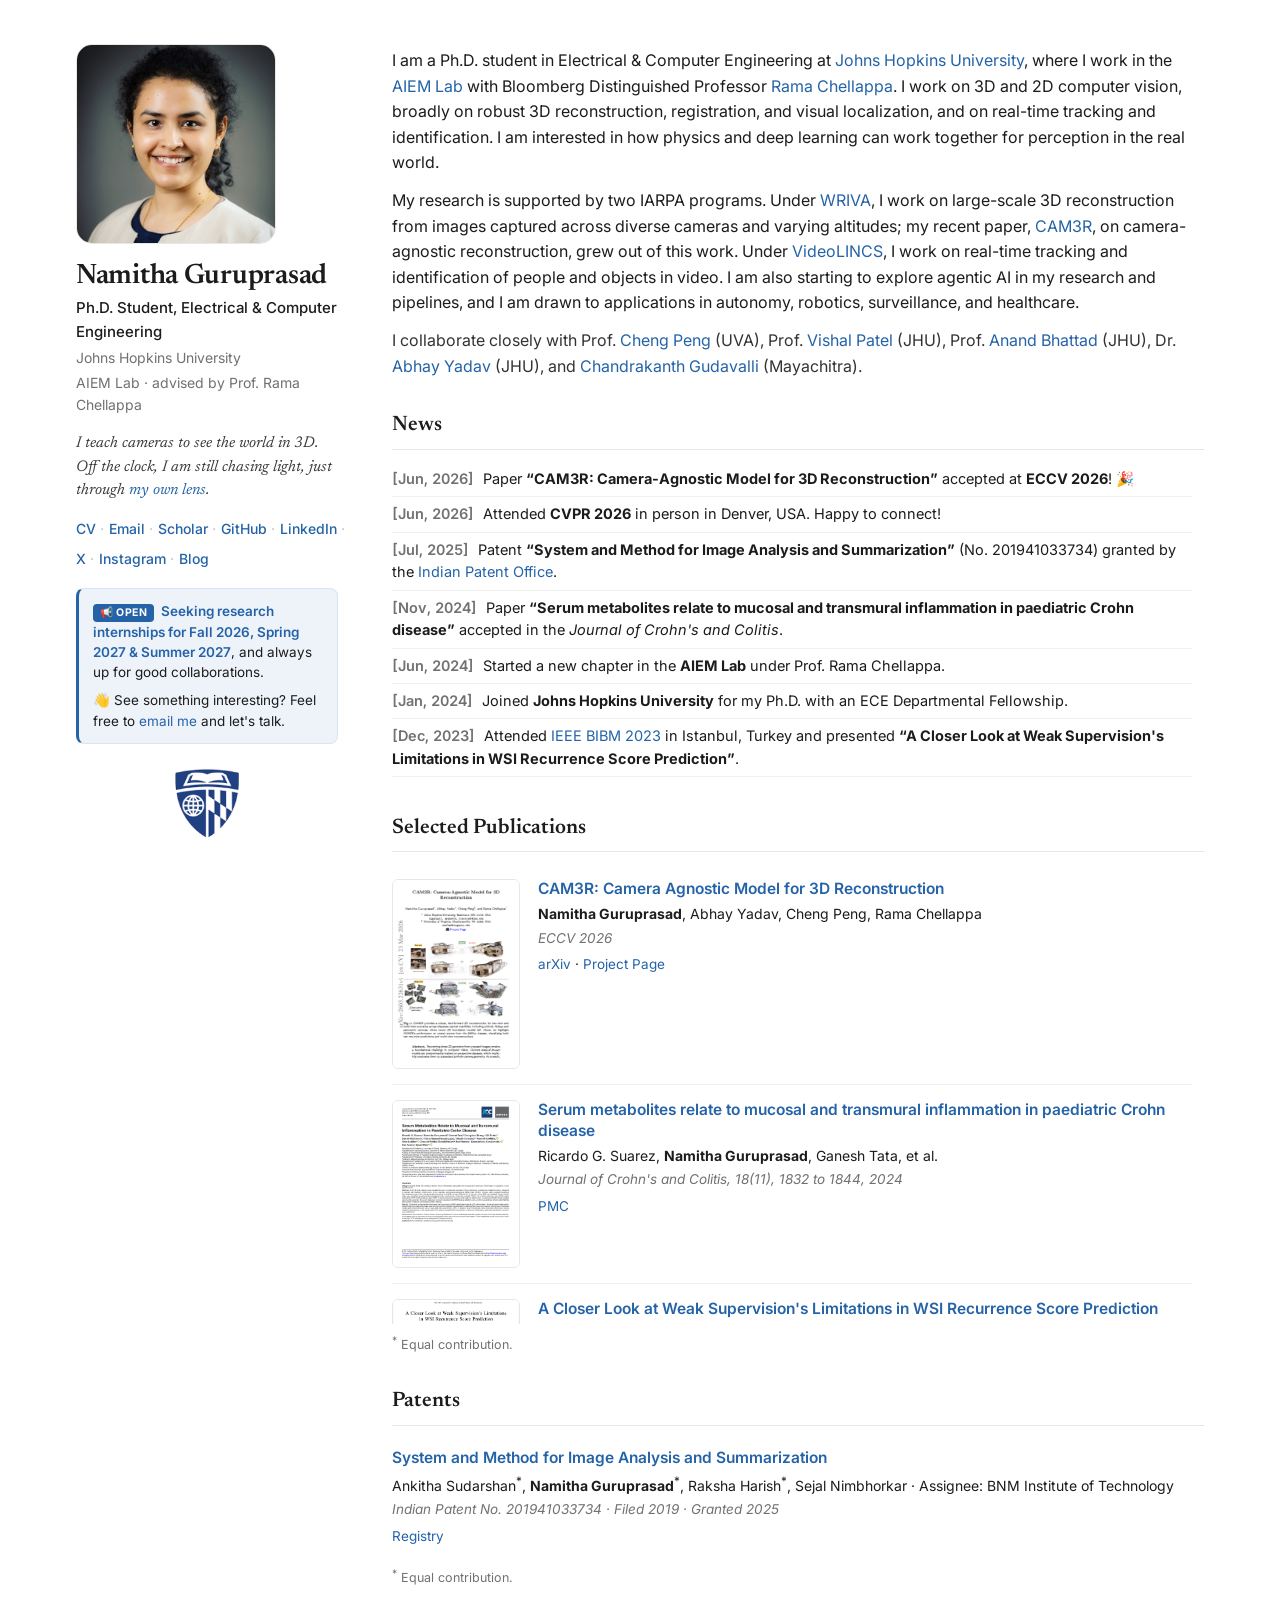
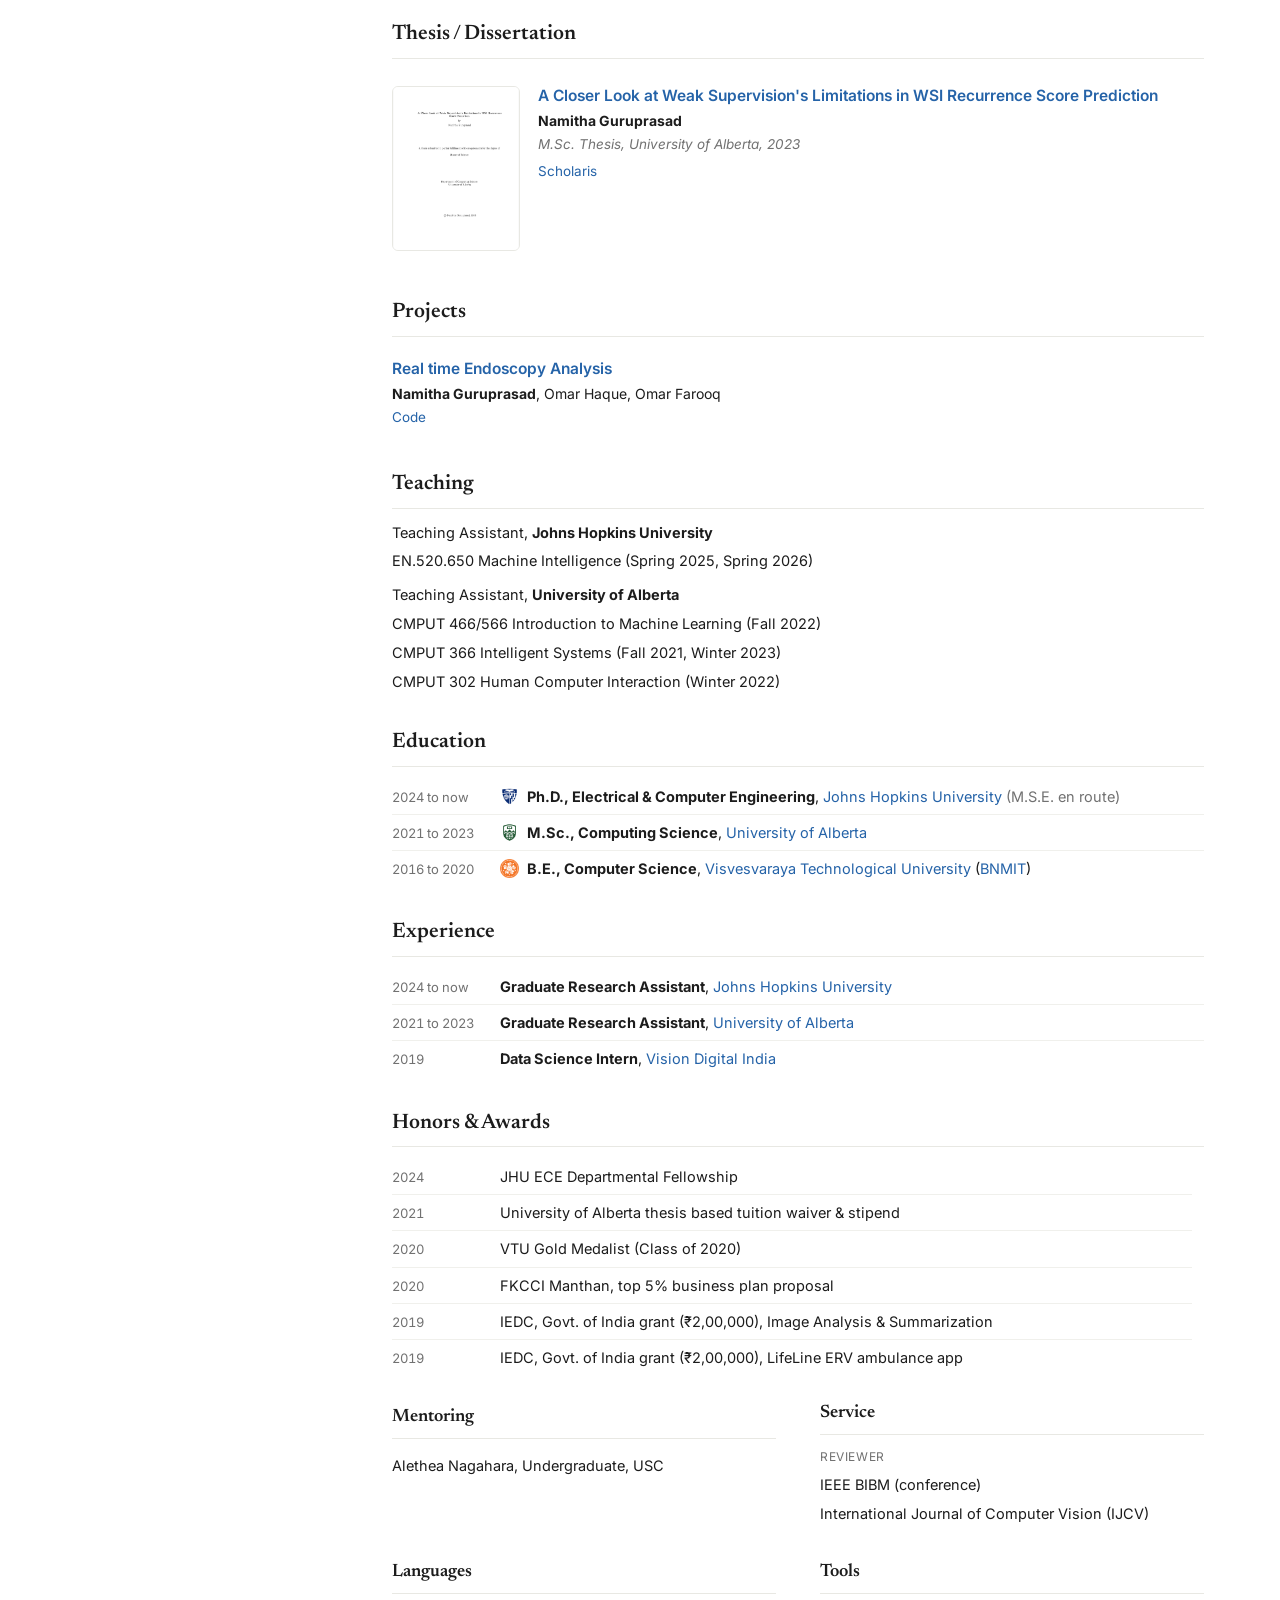
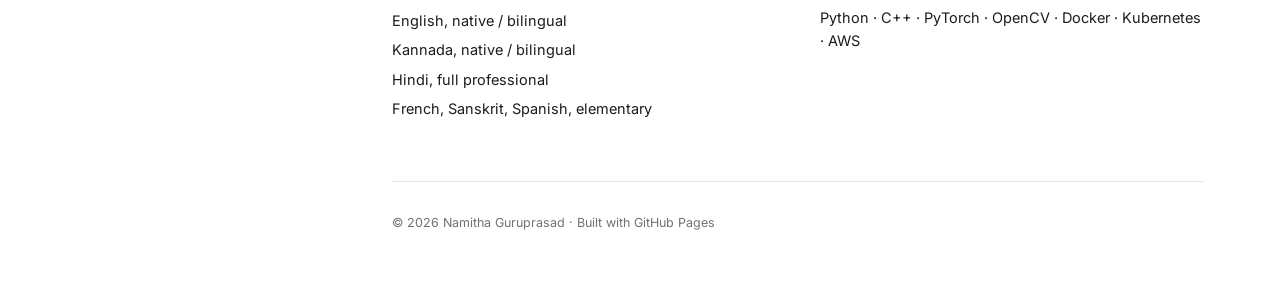
<file: index.html>
<!DOCTYPE html>
<html lang="en">
<head>
  <meta charset="UTF-8" />
  <meta name="viewport" content="width=device-width, initial-scale=1.0" />
  <title>Namitha Guruprasad</title>
  <link rel="canonical" href="https://nam1410.github.io/" />
  <meta name="description" content="Namitha Guruprasad is a Ph.D. student in ECE at Johns Hopkins University working on 3D/2D computer vision: camera agnostic feed forward reconstruction, tracking, and perception in the wild." />
  <meta name="keywords" content="Namitha Guruprasad, computer vision, 3D reconstruction, camera agnostic, feed forward reconstruction, multi view, tracking, Johns Hopkins University, Rama Chellappa, AIEM Lab, PhD" />
  <meta property="og:title" content="Namitha Guruprasad" />
  <meta property="og:description" content="Ph.D. student in ECE at Johns Hopkins University. 3D/2D computer vision, physics plus deep learning for perception in the wild." />
  <meta property="og:type" content="website" />
  <meta property="og:image" content="https://nam1410.github.io/headshot.jpg" />
  <link rel="preconnect" href="https://fonts.googleapis.com" />
  <link rel="preconnect" href="https://fonts.gstatic.com" crossorigin />
  <link href="https://fonts.googleapis.com/css2?family=Inter:wght@400;500;600;700&family=Newsreader:ital,opsz,wght@0,6..72,400..600;1,6..72,400..500&display=swap" rel="stylesheet" />
  <link rel="stylesheet" href="style.css?v=7" />
  <script type="application/ld+json">
  {
    "@context": "https://schema.org",
    "@type": "Person",
    "name": "Namitha Guruprasad",
    "jobTitle": "Ph.D. Student, Electrical and Computer Engineering",
    "affiliation": { "@type": "CollegeOrUniversity", "name": "Johns Hopkins University" },
    "alumniOf": [
      { "@type": "CollegeOrUniversity", "name": "University of Alberta" },
      { "@type": "CollegeOrUniversity", "name": "Visvesvaraya Technological University" }
    ],
    "url": "https://nam1410.github.io",
    "image": "https://nam1410.github.io/headshot.jpg",
    "knowsAbout": ["Computer Vision", "3D Reconstruction", "Multi-view Geometry", "Deep Learning", "Object Tracking"],
    "sameAs": [
      "https://scholar.google.com/citations?user=baHP-noAAAAJ",
      "https://github.com/nam1410",
      "https://www.linkedin.com/in/namitha-guruprasad/",
      "https://x.com/gnam1410",
      "https://www.instagram.com/import_pixerd/"
    ]
  }
  </script>
</head>
<body>
  <div class="layout">
    <!-- ================= SIDEBAR ================= -->
    <aside class="sidebar">
      <div class="photo">
        <img src="headshot.jpg" alt="Namitha Guruprasad" onerror="this.style.display='none'; this.nextElementSibling.style.display='flex';" />
        <div class="photo-fallback">NG</div>
      </div>
      <h1>Namitha Guruprasad</h1>
      <p class="role">Ph.D. Student, Electrical &amp; Computer Engineering</p>
      <p class="affil"><a href="https://www.jhu.edu/">Johns Hopkins University</a></p>
      <p class="affil sub"><a href="https://aiem.jhu.edu/">AIEM Lab</a> · advised by Prof. <a href="https://engineering.jhu.edu/faculty/rama-chellappa/">Rama Chellappa</a></p>

      <p class="motto">I teach cameras to see the world in 3D. Off the clock, I am still chasing light, just through <a href="https://www.instagram.com/import_pixerd/">my own lens</a>.</p>

      <nav class="links">
        <a href="Namitha_Guruprasad_CV.pdf">CV</a>
        <a href="mailto:ngurupr1@jh.edu">Email</a>
        <a href="https://scholar.google.com/citations?user=baHP-noAAAAJ&hl=en">Scholar</a>
        <a href="https://github.com/nam1410">GitHub</a>
        <a href="https://www.linkedin.com/in/namitha-guruprasad/">LinkedIn</a>
        <a href="https://x.com/gnam1410">X</a>
        <a href="https://www.instagram.com/import_pixerd/">Instagram</a>
        <a href="blog.html">Blog</a>
      </nav>

      <div class="announce">
        <p class="flash-line"><span class="flash-badge">📢 Open</span> <span class="flash-text">Seeking research internships for Fall 2026, Spring 2027 &amp; Summer 2027</span>, and always up for good collaborations.</p>
        <p>👋 See something interesting? Feel free to <a href="mailto:ngurupr1@jh.edu">email me</a> and let's talk.</p>
      </div>

      <a class="jhu-badge" href="https://www.jhu.edu/"><img src="assets/logos/jhu-watermark.png" alt="Johns Hopkins University" /></a>
    </aside>

    <!-- ================= CONTENT ================= -->
    <main class="content">
      <!-- ABOUT -->
      <section id="about">
        <p>
          I am a Ph.D. student in Electrical &amp; Computer Engineering at
          <a href="https://www.jhu.edu/">Johns Hopkins University</a>, where I work in the
          <a href="https://aiem.jhu.edu/">AIEM Lab</a> with Bloomberg Distinguished Professor
          <a href="https://engineering.jhu.edu/faculty/rama-chellappa/">Rama Chellappa</a>.
          I work on 3D and 2D computer vision, broadly on robust 3D reconstruction, registration,
          and visual localization, and on real-time tracking and identification. I am interested in
          how physics and deep learning can work together for perception in the real world.
        </p>
        <p>
          My research is supported by two IARPA programs. Under
          <a href="https://www.iarpa.gov/research-programs/wriva">WRIVA</a>, I work on large-scale
          3D reconstruction from images captured across diverse cameras and varying altitudes; my
          recent paper, <a href="https://arxiv.org/abs/2603.22631">CAM3R</a>, on camera-agnostic
          reconstruction, grew out of this work. Under
          <a href="https://www.iarpa.gov/research-programs/video-lincs">VideoLINCS</a>, I work on
          real-time tracking and identification of people and objects in video. I am also starting
          to explore agentic AI in my research and pipelines, and I am drawn to applications in
          autonomy, robotics, surveillance, and healthcare.
        </p>
        <p class="collab">
          I collaborate closely with Prof. <a href="https://sites.google.com/view/cheng-peng/home">Cheng Peng</a> (UVA),
          Prof. <a href="https://engineering.jhu.edu/faculty/vishal-patel/">Vishal Patel</a> (JHU),
          Prof. <a href="https://anandbhattad.github.io/">Anand Bhattad</a> (JHU),
          Dr. <a href="https://scholar.google.com/citations?user=pbRu-GQAAAAJ&hl=en">Abhay Yadav</a> (JHU), and
          <a href="https://scholar.google.com/citations?user=TyzK9okAAAAJ&hl=en">Chandrakanth Gudavalli</a> (Mayachitra).
        </p>
      </section>

      <!-- NEWS -->
      <section id="news">
        <h2>News</h2>
        <div class="news-box">
          <ul class="news-list">
            <li><span class="date">[Jun, 2026]</span> Paper <strong>“CAM3R: Camera-Agnostic Model for 3D Reconstruction”</strong> accepted at <strong>ECCV 2026</strong>! 🎉</li>
            <li><span class="date">[Jun, 2026]</span> Attended <strong>CVPR 2026</strong> in person in Denver, USA. Happy to connect!</li>
            <li><span class="date">[Jul, 2025]</span> Patent <strong>“System and Method for Image Analysis and Summarization”</strong> (No. 201941033734) granted by the <a href="https://iprsearch.ipindia.gov.in/PatentSearch/PatentSearch/ViewApplicationStatus">Indian Patent Office</a>.</li>
            <li><span class="date">[Nov, 2024]</span> Paper <strong>“Serum metabolites relate to mucosal and transmural inflammation in paediatric Crohn disease”</strong> accepted in the <em>Journal of Crohn's and Colitis</em>.</li>
            <li><span class="date">[Jun, 2024]</span> Started a new chapter in the <strong>AIEM Lab</strong> under Prof. Rama Chellappa.</li>
            <li><span class="date">[Jan, 2024]</span> Joined <strong>Johns Hopkins University</strong> for my Ph.D. with an ECE Departmental Fellowship.</li>
            <li><span class="date">[Dec, 2023]</span> Attended <a href="https://ieeebibm.org/">IEEE BIBM 2023</a> in Istanbul, Turkey and presented <strong>“A Closer Look at Weak Supervision's Limitations in WSI Recurrence Score Prediction”</strong>.</li>
            <li><span class="date">[Oct, 2023]</span> Paper <strong>“A Closer Look at Weak Supervision's Limitations in WSI Recurrence Score Prediction”</strong> accepted at <a href="https://ieeebibm.org/">IEEE BIBM 2023</a>.</li>
            <li><span class="date">[Sep, 2023]</span> Defended my M.Sc. thesis (advisors Dr. <a href="https://webdocs.cs.ualberta.ca/~nray1/">Nilanjan Ray</a> and Dr. <a href="https://apps.ualberta.ca/directory/person/bigras">Gilbert Bigras</a>, Cross Cancer Institute).</li>
            <li><span class="date">[Mar, 2023]</span> Paper <strong>“Identifying the Most Important Predictors to Correlate Serum Metabolites with MRE Changes in Pediatric Crohn Disease”</strong> accepted in the <em>Journal of the Canadian Association of Gastroenterology</em>.</li>
            <li><span class="date">[Feb, 2023]</span> Received Ph.D. admission offer from Johns Hopkins University.</li>
            <li><span class="date">[Jan, 2021]</span> Joined the <strong>University of Alberta</strong> for my M.Sc. in Computing Science (deferred due to COVID-19 border restrictions).</li>
            <li><span class="date">[Oct, 2020]</span> Received my B.E. from VTU as a <strong>Gold Medalist</strong>, advised by Dr. <a href="https://www.linkedin.com/in/sejal-nimbhorkar/">Sejal Nimbhorkar</a>.</li>
            <li><span class="date">[Feb, 2020]</span> M.Sc. thesis based admission offer (fully funded plus stipend) from the University of Alberta.</li>
            <li><span class="date">[Feb, 2020]</span> <a href="https://www.fkcci.org/">FKCCI</a> Manthan business plan finalist: “Emotion Recognition for CCTV Surveillance and Video Summarization.”</li>
            <li><span class="date">[Oct, 2019]</span> Attended <a href="https://www.ieeer10.org/">IEEE TENCON 2019</a> in Kochi, India and presented <strong>“Action based Video Summarization”</strong>.</li>
            <li><span class="date">[Aug, 2019]</span> Patent <strong>“System and Method for Image Analysis and Summarization”</strong> (No. 201941033734) filed at the Indian Patent Office.</li>
            <li><span class="date">[Aug, 2019]</span> Paper <strong>“Action based Video Summarization”</strong> accepted at <a href="https://www.ieeer10.org/">IEEE TENCON 2019</a>.</li>
            <li><span class="date">[Aug, 2019]</span> <a href="https://sih.gov.in/">Smart India Hackathon</a> finalist: “Emotion Recognition for CCTV Surveillance and Video Summarization.”</li>
            <li><span class="date">[Jun, 2019]</span> Data Science Intern at <a href="https://visiondigitalindia.com/">Vision Digital India</a>.</li>
            <li><span class="date">[Sep, 2018]</span> Built <em>Lifeline ERV</em> to aid Bangalore traffic police, funded by the BNMIT E-Cell.</li>
            <li><span class="date">[Aug, 2016]</span> Joined <strong>BNMIT (VTU)</strong> for my B.E. in Computer Science.</li>
            <li><span class="date">[May, 2016]</span> Received Pre University diploma (State Rank 6, Karnataka).</li>
            <li><span class="date">[Aug, 2014]</span> Joined <a href="https://deekshalearning.com/">Deeksha</a> (SGPTA) for Pre University.</li>
            <li><span class="date">[May, 2014]</span> Completed ICSE high school at Carmel School, Bangalore (93%).</li>
          </ul>
        </div>
      </section>

      <!-- PUBLICATIONS -->
      <section id="publications">
        <h2>Selected Publications</h2>
        <div class="scroll-box">
          <article class="pub">
            <a class="pub-thumb" href="https://arxiv.org/abs/2603.22631"><img src="assets/thumb-cam3r.png" alt="CAM3R thumbnail" /></a>
            <div class="pub-body">
              <p class="pub-title"><a href="https://arxiv.org/abs/2603.22631">CAM3R: Camera Agnostic Model for 3D Reconstruction</a></p>
              <p class="pub-authors"><strong>Namitha Guruprasad</strong>, Abhay Yadav, Cheng Peng, Rama Chellappa</p>
              <p class="pub-venue">ECCV 2026</p>
              <p class="pub-actions"><a href="https://arxiv.org/abs/2603.22631">arXiv</a> · <a href="https://nam1410.github.io/cam3r/">Project Page</a></p>
            </div>
          </article>

          <article class="pub">
            <a class="pub-thumb" href="https://pmc.ncbi.nlm.nih.gov/articles/PMC11532621/"><img src="assets/thumb-crohn-jcc.png" alt="Journal of Crohn's and Colitis paper thumbnail" /></a>
            <div class="pub-body">
              <p class="pub-title"><a href="https://pmc.ncbi.nlm.nih.gov/articles/PMC11532621/">Serum metabolites relate to mucosal and transmural inflammation in paediatric Crohn disease</a></p>
              <p class="pub-authors">Ricardo G. Suarez, <strong>Namitha Guruprasad</strong>, Ganesh Tata, et al.</p>
              <p class="pub-venue">Journal of Crohn's and Colitis, 18(11), 1832 to 1844, 2024</p>
              <p class="pub-actions"><a href="https://pmc.ncbi.nlm.nih.gov/articles/PMC11532621/">PMC</a></p>
            </div>
          </article>

          <article class="pub">
            <a class="pub-thumb" href="https://ieeexplore.ieee.org/document/10385410"><img src="assets/thumb-wsi.png" alt="WSI paper thumbnail" /></a>
            <div class="pub-body">
              <p class="pub-title"><a href="https://ieeexplore.ieee.org/document/10385410">A Closer Look at Weak Supervision's Limitations in WSI Recurrence Score Prediction</a></p>
              <p class="pub-authors"><strong>Namitha Guruprasad</strong>, Amir Akbarnejad, Gilbert Bigras, Penny J. Barnes, Nilanjan Ray</p>
              <p class="pub-venue">IEEE International Conference on Bioinformatics and Biomedicine (BIBM), 2023</p>
              <p class="pub-actions"><a href="https://ieeexplore.ieee.org/document/10385410">IEEE</a> · <a href="https://github.com/nam1410/RS_prediction">Code</a></p>
            </div>
          </article>

          <article class="pub">
            <a class="pub-thumb" href="https://pmc.ncbi.nlm.nih.gov/articles/PMC9991251/"><img src="assets/thumb-crohn-a164.png" alt="JCAG abstract thumbnail" /></a>
            <div class="pub-body">
              <p class="pub-title"><a href="https://pmc.ncbi.nlm.nih.gov/articles/PMC9991251/">Identifying the Most Important Predictors to Correlate Serum Metabolites with MRE Changes in Pediatric Crohn Disease (A164)</a></p>
              <p class="pub-authors">Ricardo G. Suarez, <strong>Namitha Guruprasad</strong>, Ganesh Tata, et al.</p>
              <p class="pub-venue">Journal of the Canadian Association of Gastroenterology, 6(S1), 2023</p>
              <p class="pub-actions"><a href="https://pmc.ncbi.nlm.nih.gov/articles/PMC9991251/">PMC</a></p>
            </div>
          </article>

          <article class="pub">
            <a class="pub-thumb" href="https://ieeexplore.ieee.org/document/8929597"><img src="assets/thumb-tencon.png" alt="TENCON paper thumbnail" /></a>
            <div class="pub-body">
              <p class="pub-title"><a href="https://ieeexplore.ieee.org/document/8929597">Action based Video Summarization</a></p>
              <p class="pub-authors">Raksha Harish<sup>*</sup>, <strong>Namitha Guruprasad</strong><sup>*</sup>, Sejal Nimbhorkar</p>
              <p class="pub-venue">IEEE Region 10 Conference (TENCON), 2019</p>
              <p class="pub-actions"><a href="https://ieeexplore.ieee.org/document/8929597">IEEE</a></p>
            </div>
          </article>
        </div>
        <p class="eqnote"><sup>*</sup> Equal contribution.</p>
      </section>

      <!-- PATENTS -->
      <section id="patents">
        <h2>Patents</h2>
        <article class="pub no-thumb">
          <div class="pub-body">
            <p class="pub-title"><a href="https://iprsearch.ipindia.gov.in/PatentSearch/PatentSearch/ViewApplicationStatus">System and Method for Image Analysis and Summarization</a></p>
            <p class="pub-authors">Ankitha Sudarshan<sup>*</sup>, <strong>Namitha Guruprasad</strong><sup>*</sup>, Raksha Harish<sup>*</sup>, Sejal Nimbhorkar · Assignee: BNM Institute of Technology</p>
            <p class="pub-venue">Indian Patent No. 201941033734 · Filed 2019 · Granted 2025</p>
            <p class="pub-actions"><a href="https://iprsearch.ipindia.gov.in/PatentSearch/PatentSearch/ViewApplicationStatus">Registry</a></p>
          </div>
        </article>
        <p class="eqnote"><sup>*</sup> Equal contribution.</p>
      </section>

      <!-- THESIS / DISSERTATION -->
      <section id="thesis">
        <h2>Thesis / Dissertation</h2>
        <article class="pub">
          <a class="pub-thumb" href="https://ualberta.scholaris.ca/items/f7cd87e3-b025-4f7d-b624-76d785f52b4b"><img src="assets/thumb-thesis.png" alt="M.Sc. thesis thumbnail" /></a>
          <div class="pub-body">
            <p class="pub-title"><a href="https://ualberta.scholaris.ca/items/f7cd87e3-b025-4f7d-b624-76d785f52b4b">A Closer Look at Weak Supervision's Limitations in WSI Recurrence Score Prediction</a></p>
            <p class="pub-authors"><strong>Namitha Guruprasad</strong></p>
            <p class="pub-venue">M.Sc. Thesis, University of Alberta, 2023</p>
            <p class="pub-actions"><a href="https://ualberta.scholaris.ca/items/f7cd87e3-b025-4f7d-b624-76d785f52b4b">Scholaris</a></p>
          </div>
        </article>
      </section>

      <!-- PROJECTS -->
      <section id="projects">
        <h2>Projects</h2>
        <article class="pub no-thumb">
          <div class="pub-body">
            <p class="pub-title"><a href="https://github.com/nam1410/ai-egd">Real time Endoscopy Analysis</a></p>
            <p class="pub-authors"><strong>Namitha Guruprasad</strong>, Omar Haque, Omar Farooq</p>
            <p class="pub-actions"><a href="https://github.com/nam1410/ai-egd">Code</a></p>
          </div>
        </article>
      </section>

      <!-- TEACHING -->
      <section id="teaching">
        <h2>Teaching</h2>
        <p class="ta-inst">Teaching Assistant, <strong>Johns Hopkins University</strong></p>
        <ul class="plain">
          <li>EN.520.650 Machine Intelligence (Spring 2025, Spring 2026)</li>
        </ul>
        <p class="ta-inst">Teaching Assistant, <strong>University of Alberta</strong></p>
        <ul class="plain">
          <li>CMPUT 466/566 Introduction to Machine Learning (Fall 2022)</li>
          <li>CMPUT 366 Intelligent Systems (Fall 2021, Winter 2023)</li>
          <li>CMPUT 302 Human Computer Interaction (Winter 2022)</li>
        </ul>
      </section>

      <!-- EDUCATION -->
      <section id="education">
        <h2>Education</h2>
        <ul class="timeline">
          <li><span class="yr">2024 to now</span><span class="ti"><img class="edu-logo" src="assets/logos/jhu.png" alt="JHU" /><strong>Ph.D., Electrical &amp; Computer Engineering</strong>, <a href="https://www.jhu.edu/">Johns Hopkins University</a> <span class="muted">(M.S.E. en route)</span></span></li>
          <li><span class="yr">2021 to 2023</span><span class="ti"><img class="edu-logo" src="assets/logos/ualberta.png" alt="University of Alberta" /><strong>M.Sc., Computing Science</strong>, <a href="https://www.ualberta.ca/">University of Alberta</a></span></li>
          <li><span class="yr">2016 to 2020</span><span class="ti"><img class="edu-logo" src="assets/logos/bnmit.png" alt="BNMIT" /><strong>B.E., Computer Science</strong>, <a href="https://vtu.ac.in/">Visvesvaraya Technological University</a> (<a href="https://www.bnmit.org/">BNMIT</a>)</span></li>
        </ul>
      </section>

      <!-- EXPERIENCE -->
      <section id="experience">
        <h2>Experience</h2>
        <ul class="timeline">
          <li><span class="yr">2024 to now</span><span class="ti"><strong>Graduate Research Assistant</strong>, <a href="https://www.jhu.edu/">Johns Hopkins University</a></span></li>
          <li><span class="yr">2021 to 2023</span><span class="ti"><strong>Graduate Research Assistant</strong>, <a href="https://www.ualberta.ca/">University of Alberta</a></span></li>
          <li><span class="yr">2019</span><span class="ti"><strong>Data Science Intern</strong>, <a href="https://visiondigitalindia.com/">Vision Digital India</a></span></li>
        </ul>
      </section>

      <!-- HONORS -->
      <section id="honors">
        <h2>Honors &amp; Awards</h2>
        <div class="scroll-box short">
        <ul class="timeline">
          <li><span class="yr">2024</span><span class="ti">JHU ECE Departmental Fellowship</span></li>
          <li><span class="yr">2021</span><span class="ti">University of Alberta thesis based tuition waiver &amp; stipend</span></li>
          <li><span class="yr">2020</span><span class="ti">VTU Gold Medalist (Class of 2020)</span></li>
          <li><span class="yr">2020</span><span class="ti">FKCCI Manthan, top 5% business plan proposal</span></li>
          <li><span class="yr">2019</span><span class="ti">IEDC, Govt. of India grant (₹2,00,000), Image Analysis &amp; Summarization</span></li>
          <li><span class="yr">2019</span><span class="ti">IEDC, Govt. of India grant (₹2,00,000), LifeLine ERV ambulance app</span></li>
          <li><span class="yr">2019</span><span class="ti">Smart India Hackathon (Hardware) finalist, team lead, “The Neural Soldiers”</span></li>
        </ul>
        </div>
      </section>

      <!-- MINI GRID -->
      <div class="mini-grid">
        <section id="mentoring">
          <h2>Mentoring</h2>
          <ul class="plain">
            <li>Alethea Nagahara, Undergraduate, USC</li>
          </ul>
        </section>

        <section id="service">
          <h2>Service</h2>
          <p class="muted-label">Reviewer</p>
          <ul class="plain">
            <li>IEEE BIBM (conference)</li>
            <li>International Journal of Computer Vision (IJCV)</li>
          </ul>
        </section>

        <section id="languages">
          <h2>Languages</h2>
          <ul class="plain">
            <li>English, native / bilingual</li>
            <li>Kannada, native / bilingual</li>
            <li>Hindi, full professional</li>
            <li>French, Sanskrit, Spanish, elementary</li>
          </ul>
        </section>

        <section id="tools">
          <h2>Tools</h2>
          <p class="tools-line">Python · C++ · PyTorch · OpenCV · Docker · Kubernetes · AWS</p>
        </section>
      </div>

      <footer>
        <p>© 2026 Namitha Guruprasad · Built with GitHub Pages</p>
      </footer>
    </main>
  </div>
</body>
</html>
</file>
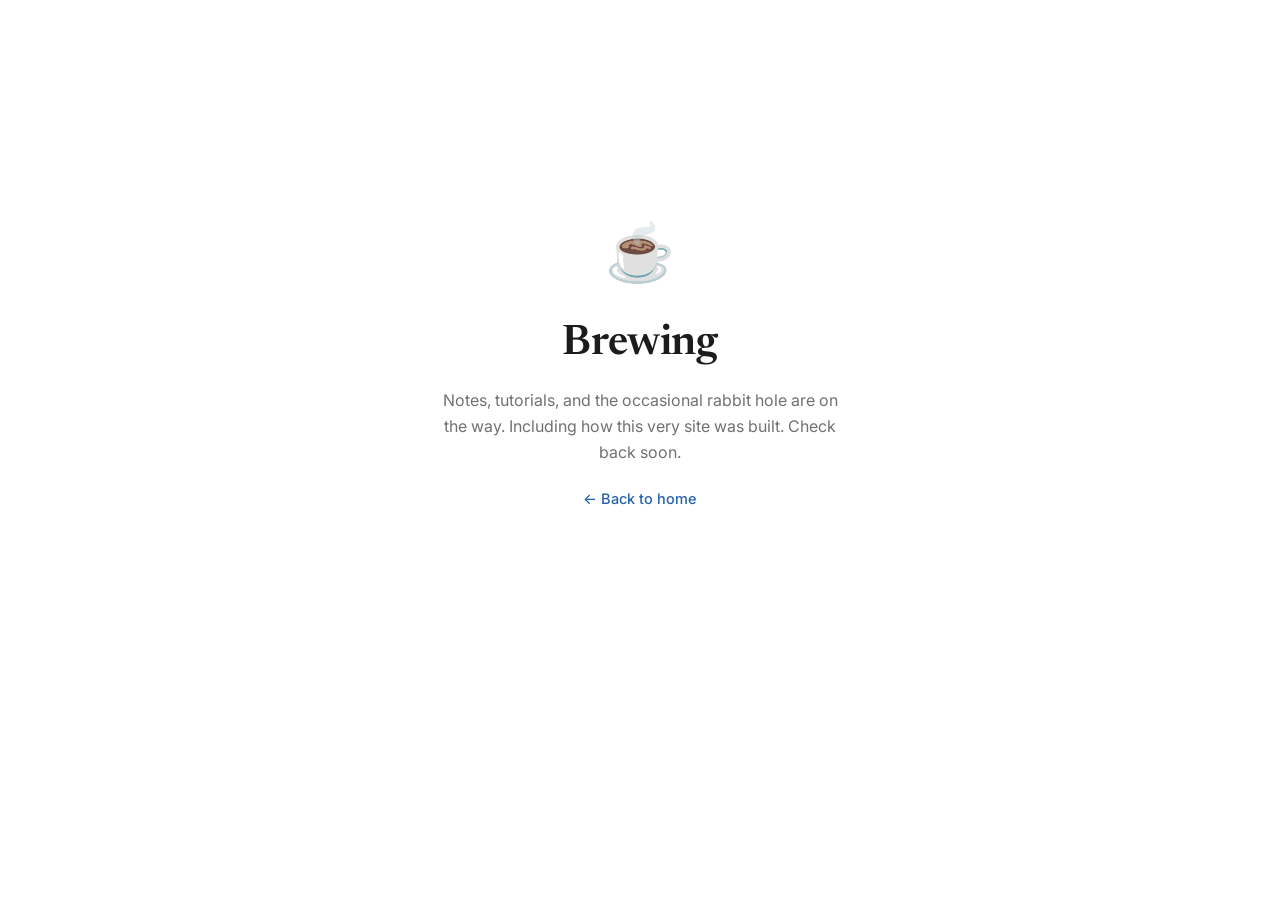
<file: blog.html>
<!DOCTYPE html>
<html lang="en">
<head>
  <meta charset="UTF-8" />
  <meta name="viewport" content="width=device-width, initial-scale=1.0" />
  <title>Blog · Namitha Guruprasad</title>
  <meta name="description" content="Blog by Namitha Guruprasad. Currently brewing." />
  <link rel="preconnect" href="https://fonts.googleapis.com" />
  <link rel="preconnect" href="https://fonts.gstatic.com" crossorigin />
  <link href="https://fonts.googleapis.com/css2?family=Inter:wght@400;500;600&family=Newsreader:ital,opsz,wght@0,6..72,400..600;1,6..72,400&display=swap" rel="stylesheet" />
  <link rel="stylesheet" href="style.css" />
  <style>
    .brewing {
      min-height: 70vh; display: flex; flex-direction: column;
      align-items: center; justify-content: center; text-align: center;
    }
    .brewing .cup { font-size: 56px; margin-bottom: 14px; }
    .brewing h1 {
      font-family: "Newsreader", serif; font-size: 42px; font-weight: 600;
      margin: 0 0 10px; letter-spacing: -0.01em;
    }
    .brewing p { color: var(--muted); font-size: 16px; max-width: 42ch; margin: 0 0 22px; }
    .brewing .back { font-size: 14.5px; font-weight: 500; }
  </style>
</head>
<body>
  <div class="layout" style="display:block; max-width:760px;">
    <div class="brewing">
      <div class="cup">☕</div>
      <h1>Brewing</h1>
      <p>Notes, tutorials, and the occasional rabbit hole are on the way. Including how this very site was built. Check back soon.</p>
      <a class="back" href="index.html">← Back to home</a>
    </div>
  </div>
</body>
</html>
</file>
<file: style.css>
/* ===== Design tokens ===== */
:root {
  --ink: #1c1c1c;
  --muted: #717171;
  --accent: #2563a8;
  --accent-soft: #eef3fa;
  --bg: #ffffff;
  --card: #fafaf8;
  --line: #e8e8e3;
  --line-soft: #f0f0ec;
}

* { box-sizing: border-box; }
html { scroll-behavior: smooth; }

body {
  margin: 0;
  background: var(--bg);
  color: var(--ink);
  font-family: "Inter", -apple-system, BlinkMacSystemFont, "Segoe UI", sans-serif;
  font-size: 16px;
  line-height: 1.6;
  -webkit-font-smoothing: antialiased;
}

a { color: var(--accent); text-decoration: none; }
a:hover { text-decoration: underline; }

/* ===== Layout: fixed sidebar + scrollable content ===== */
.layout {
  max-width: 1200px;
  margin: 0 auto;
  padding: 44px 36px;
  display: flex;
  gap: 54px;
  align-items: flex-start;
}

.sidebar {
  flex: 0 0 262px;
  position: sticky;
  top: 44px;
}

.content { flex: 1; min-width: 0; }

/* ===== Sidebar ===== */
.photo {
  width: 200px; height: 200px;
  border-radius: 16px; overflow: hidden;
  border: 1px solid var(--line);
  margin-bottom: 16px;
}
.photo img { width: 100%; height: 100%; object-fit: cover; display: block; }
.photo-fallback {
  display: none; width: 100%; height: 100%;
  align-items: center; justify-content: center;
  background: var(--accent); color: #fff;
  font-family: "Newsreader", serif; font-size: 64px; font-weight: 600;
}

.sidebar h1 {
  font-family: "Newsreader", serif; font-size: 28px; font-weight: 600;
  margin: 0 0 4px; letter-spacing: -0.01em; line-height: 1.15;
}
.role { margin: 0 0 3px; font-size: 15px; font-weight: 500; }
.affil { margin: 0 0 2px; font-size: 14px; color: var(--muted); }
.affil.sub { margin-bottom: 0; }
.affil a { color: var(--muted); }
.affil a:hover { color: var(--accent); }

.motto {
  margin: 16px 0; font-family: "Newsreader", serif; font-style: italic;
  font-size: 15.5px; color: #3a3a3a; line-height: 1.5;
}

.links { display: flex; flex-wrap: wrap; gap: 7px 13px; margin-bottom: 18px; }
.links a { font-size: 14px; font-weight: 500; position: relative; }
.links a:not(:last-child)::after {
  content: "·"; position: absolute; right: -8px; color: #c8c8c2;
}

.announce {
  background: var(--accent-soft);
  border: 1px solid #d9e4f2;
  border-left: 3px solid var(--accent);
  border-radius: 8px; padding: 12px 14px;
  font-size: 13.5px; line-height: 1.5;
}
.announce p { margin: 0 0 8px; }
.announce p:last-child { margin: 0; }

/* ===== Content sections ===== */
section { margin-bottom: 30px; }
section:first-child { margin-top: 4px; }
section h2 {
  font-family: "Newsreader", serif; font-size: 21px; font-weight: 600;
  margin: 0 0 12px; padding-bottom: 6px; border-bottom: 1px solid var(--line);
}
section p { margin: 0 0 12px; }

#about p { font-size: 16px; }
#about p:first-child { margin-top: 0; }
.collab { font-size: 15px; color: #333; }

/* ===== News ===== */
.news-box { max-height: 320px; }
.scroll-box { max-height: 460px; }
.scroll-box.short { max-height: 210px; }
.news-box, .scroll-box { overflow-y: auto; padding-right: 12px; }
.news-box::-webkit-scrollbar, .scroll-box::-webkit-scrollbar { width: 8px; }
.news-box::-webkit-scrollbar-thumb, .scroll-box::-webkit-scrollbar-thumb { background: #d8d8d2; border-radius: 6px; }
.news-box::-webkit-scrollbar-track, .scroll-box::-webkit-scrollbar-track { background: transparent; }
.news-list { list-style: none; padding: 0; margin: 0; }
.news-list li {
  padding: 6px 0;
  font-size: 14.5px; line-height: 1.55;
  border-bottom: 1px solid var(--line-soft);
}
.news-list li:last-child { border-bottom: none; }
.news-list .date {
  color: var(--muted); font-weight: 600;
  font-variant-numeric: tabular-nums; margin-right: 5px;
  white-space: nowrap;
}

/* ===== Publications ===== */
.pub { display: flex; gap: 18px; padding: 15px 0; border-bottom: 1px solid var(--line-soft); }
.pub:last-of-type { border-bottom: none; }
.pub.no-thumb { padding: 10px 0; }
.pub-thumb {
  flex: 0 0 128px; align-self: flex-start;
  border: 1px solid var(--line); border-radius: 6px; overflow: hidden;
  background: #fff; line-height: 0;
}
.pub-thumb img { width: 100%; height: auto; display: block; }
.pub-thumb:hover { border-color: var(--accent); }
.pub-body { flex: 1; min-width: 0; }
.pub-title { font-weight: 600; font-size: 15.5px; margin: 0 0 3px; line-height: 1.35; }
.pub-authors { margin: 0 0 2px; font-size: 14px; }
.pub-venue { margin: 0 0 5px; font-size: 13.5px; color: var(--muted); font-style: italic; }
.pub-actions { margin: 0; font-size: 13.5px; }
.eqnote { font-size: 12.5px; color: var(--muted); margin: 9px 0 0; }

/* ===== Lists ===== */
.plain { list-style: none; padding: 0; margin: 0 0 4px; }
.plain li { padding: 3px 0; font-size: 14.5px; }
.ta-inst { margin: 8px 0 2px; font-size: 14.5px; }

.timeline { list-style: none; padding: 0; margin: 0; }
.timeline li {
  display: flex; gap: 16px; padding: 6px 0;
  border-bottom: 1px solid var(--line-soft); font-size: 14.5px; align-items: baseline;
}
.timeline li:last-child { border-bottom: none; }
.timeline .yr {
  flex: 0 0 92px; color: var(--muted);
  font-variant-numeric: tabular-nums; font-size: 13px;
}
.timeline .ti { flex: 1; min-width: 0; }
.edu-logo {
  width: 19px; height: 19px; vertical-align: -4px;
  margin-right: 8px; border-radius: 3px; object-fit: contain;
}
.muted { color: var(--muted); font-weight: 400; }
.muted-label { font-size: 12px; color: var(--muted); margin: 0 0 4px; text-transform: uppercase; letter-spacing: .05em; }
.tools-line { font-size: 14.5px; }

/* ===== Mini grid ===== */
.mini-grid { display: grid; grid-template-columns: 1fr 1fr; gap: 4px 44px; }
.mini-grid section { margin-bottom: 22px; }
.mini-grid h2 { font-size: 18px; }

/* ===== Footer ===== */
footer {
  margin-top: 32px; padding-top: 18px; border-top: 1px solid var(--line);
  color: var(--muted); font-size: 12.5px;
}

/* ===== Responsive ===== */
@media (max-width: 860px) {
  .layout { flex-direction: column; gap: 32px; padding: 32px 24px; }
  .sidebar { position: static; flex-basis: auto; width: 100%; }
  .photo { width: 150px; height: 150px; }
  .announce { max-width: 460px; }
}
@media (max-width: 540px) {
  .pub { flex-direction: column; gap: 10px; }
  .pub-thumb { flex-basis: auto; max-width: 180px; }
  .mini-grid { grid-template-columns: 1fr; gap: 0; }
  .timeline li { flex-direction: column; gap: 1px; }
  .timeline .yr { flex-basis: auto; }
}

/* ===== News-flash internship announcement (pulses in place, no movement) ===== */
.flash-line { margin-top: 2px; }
.flash-badge {
  display: inline-block;
  background: var(--accent);
  color: #fff;
  font-size: 10.5px;
  font-weight: 700;
  letter-spacing: .05em;
  text-transform: uppercase;
  padding: 1px 7px;
  border-radius: 4px;
  margin-right: 3px;
  animation: flashBlink 1.1s steps(1, end) infinite;
}
.flash-text {
  font-weight: 600;
  color: var(--accent);
  animation: flashEmboss 1.1s ease-in-out infinite;
}
/* badge blinks on/off like a news ticker */
@keyframes flashBlink {
  0%, 55%   { opacity: 1; box-shadow: 0 0 8px 1px rgba(37, 99, 168, .55); }
  56%, 100% { opacity: .28; box-shadow: none; }
}
/* text does a bold/unbold emboss in place: thicken glyphs via stroke + shadow (no reflow) */
@keyframes flashEmboss {
  0%, 100% { text-shadow: none; -webkit-text-stroke: 0 currentColor; }
  50%      { text-shadow: 0 0 1px currentColor; -webkit-text-stroke: .35px currentColor; }
}
@media (prefers-reduced-motion: reduce) {
  .flash-badge, .flash-text { animation: none; }
}

/* ===== JHU logo below the announcement ===== */
.jhu-badge { display: block; margin-top: 18px; line-height: 0; text-align: center; }
.jhu-badge img { width: 84px; height: auto; opacity: .9; }
.jhu-badge:hover img { opacity: 1; }
</file>
